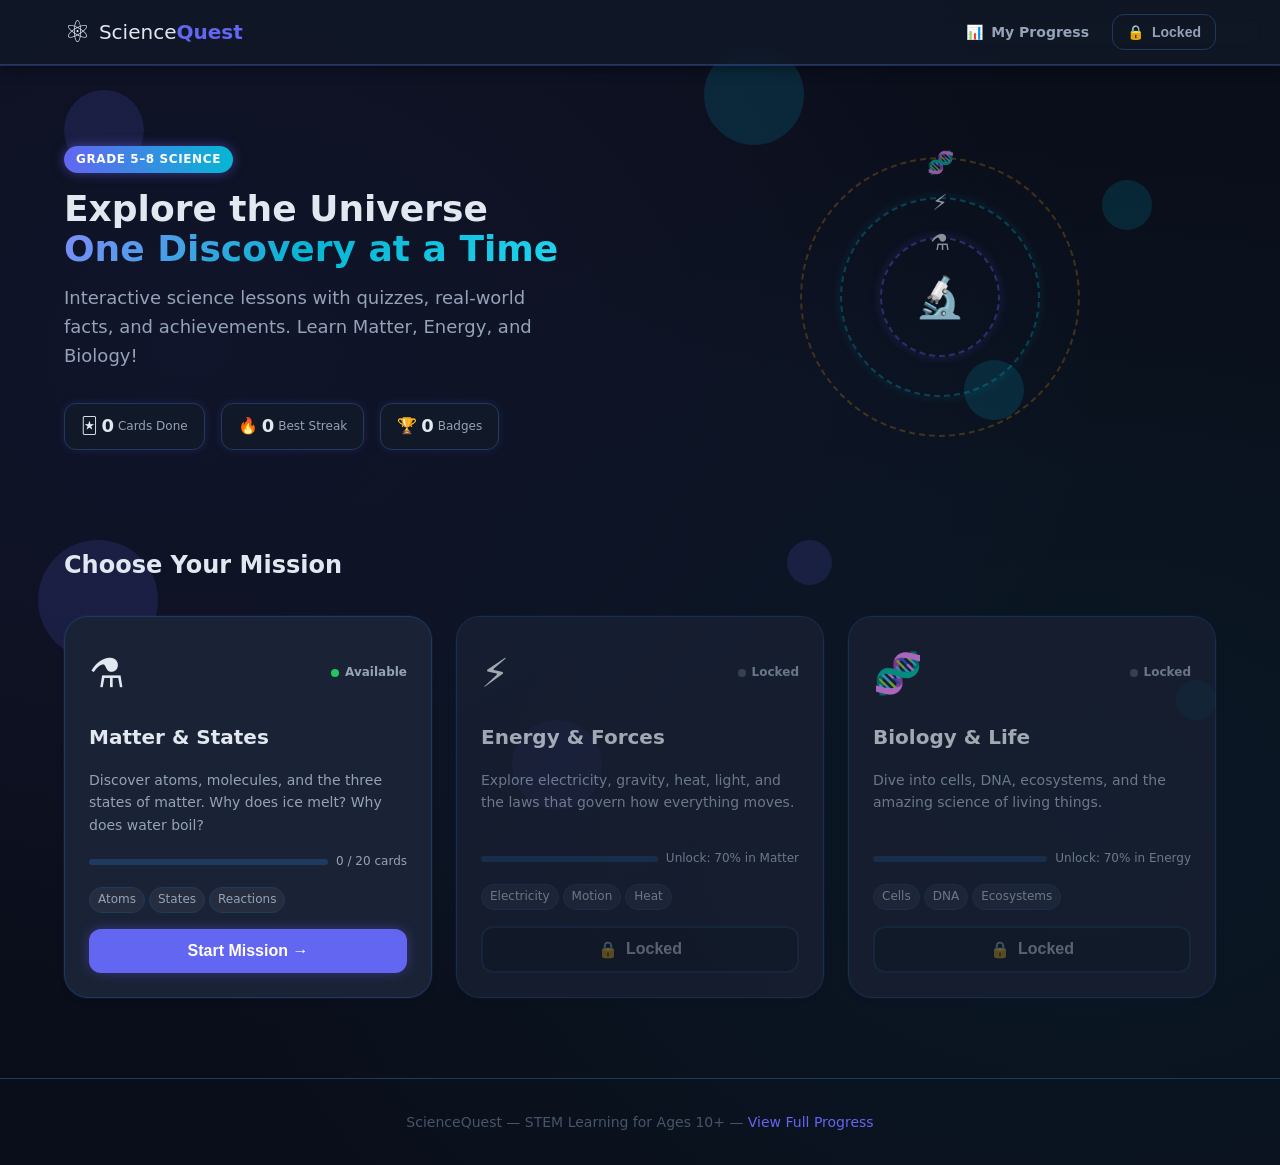
<file: index.html>
<!DOCTYPE html>
<html lang="en" data-theme="scifi">
<head>
  <meta charset="UTF-8" />
  <meta name="viewport" content="width=device-width, initial-scale=1.0" />
  <title>ScienceQuest - STEM Learning Platform</title>
  <link rel="stylesheet" href="css/main.css" />
  <link rel="stylesheet" href="css/animations.css" />
  <link rel="stylesheet" href="css/themes/scifi.css" />
</head>
<body class="home-page">

  <!-- Background particles -->
  <div class="bg-particles" aria-hidden="true">
    <div class="particle"></div><div class="particle"></div><div class="particle"></div>
    <div class="particle"></div><div class="particle"></div><div class="particle"></div>
    <div class="particle"></div><div class="particle"></div><div class="particle"></div>
  </div>

  <header class="site-header">
    <div class="header-inner">
      <div class="logo">
        <span class="logo-icon">⚛️</span>
        <span class="logo-text">Science<strong>Quest</strong></span>
      </div>
      <nav class="header-nav">
        <a href="progress.html" class="btn btn--ghost btn--sm">
          <span>📊</span> My Progress
        </a>
        <button class="btn btn--ghost btn--sm" id="lockToggle" title="Toggle section locking">
          <span id="lockIcon">🔒</span>
          <span id="lockLabel">Locked</span>
        </button>
      </nav>
    </div>
  </header>

  <main class="home-main">
    <!-- Hero -->
    <section class="hero">
      <div class="hero-content">
        <div class="hero-badge">Grade 5–8 Science</div>
        <h1 class="hero-title">Explore the Universe<br/><span class="gradient-text">One Discovery at a Time</span></h1>
        <p class="hero-subtitle">Interactive science lessons with quizzes, real-world facts, and achievements. Learn Matter, Energy, and Biology!</p>
        <div class="hero-stats">
          <div class="stat-chip" id="totalCards">
            <span class="stat-icon">🃏</span>
            <span class="stat-value" id="statCards">0</span>
            <span class="stat-label">Cards Done</span>
          </div>
          <div class="stat-chip" id="totalStreak">
            <span class="stat-icon">🔥</span>
            <span class="stat-value" id="statStreak">0</span>
            <span class="stat-label">Best Streak</span>
          </div>
          <div class="stat-chip" id="totalBadges">
            <span class="stat-icon">🏆</span>
            <span class="stat-value" id="statBadges">0</span>
            <span class="stat-label">Badges</span>
          </div>
        </div>
      </div>
      <div class="hero-visual" aria-hidden="true">
        <div class="orbit-ring ring-1">
          <div class="orbit-dot dot-matter">⚗️</div>
        </div>
        <div class="orbit-ring ring-2">
          <div class="orbit-dot dot-energy">⚡</div>
        </div>
        <div class="orbit-ring ring-3">
          <div class="orbit-dot dot-bio">🧬</div>
        </div>
        <div class="orbit-center">🔬</div>
      </div>
    </section>

    <!-- Topic Grid -->
    <section class="topics-section">
      <h2 class="section-title">Choose Your Mission</h2>
      <div class="topics-grid" id="topicsGrid">

        <!-- Matter -->
        <div class="topic-card" data-topic="science" data-subtopic="matter" id="topic-matter">
          <div class="topic-card__glow"></div>
          <div class="topic-card__header">
            <span class="topic-icon">⚗️</span>
            <div class="topic-status" id="status-matter">
              <span class="status-dot status-dot--active"></span>
              <span class="status-text">Available</span>
            </div>
          </div>
          <h3 class="topic-card__title">Matter & States</h3>
          <p class="topic-card__desc">Discover atoms, molecules, and the three states of matter. Why does ice melt? Why does water boil?</p>
          <div class="topic-card__progress" id="progress-matter">
            <div class="mini-progress-bar">
              <div class="mini-progress-bar__fill" style="width:0%"></div>
            </div>
            <span class="progress-text">0 / 20 cards</span>
          </div>
          <div class="topic-card__tags">
            <span class="tag">Atoms</span>
            <span class="tag">States</span>
            <span class="tag">Reactions</span>
          </div>
          <button class="btn btn--primary topic-start-btn" data-topic="science" data-subtopic="matter">
            Start Mission <span>→</span>
          </button>
        </div>

        <!-- Energy -->
        <div class="topic-card topic-card--locked" data-topic="science" data-subtopic="energy" id="topic-energy">
          <div class="topic-card__glow"></div>
          <div class="topic-card__header">
            <span class="topic-icon">⚡</span>
            <div class="topic-status" id="status-energy">
              <span class="status-dot status-dot--locked"></span>
              <span class="status-text">Locked</span>
            </div>
          </div>
          <h3 class="topic-card__title">Energy & Forces</h3>
          <p class="topic-card__desc">Explore electricity, gravity, heat, light, and the laws that govern how everything moves.</p>
          <div class="topic-card__progress" id="progress-energy">
            <div class="mini-progress-bar">
              <div class="mini-progress-bar__fill" style="width:0%"></div>
            </div>
            <span class="progress-text">Unlock: 70% in Matter</span>
          </div>
          <div class="topic-card__tags">
            <span class="tag">Electricity</span>
            <span class="tag">Motion</span>
            <span class="tag">Heat</span>
          </div>
          <button class="btn btn--secondary topic-start-btn" data-topic="science" data-subtopic="energy" disabled>
            <span>🔒</span> Locked
          </button>
        </div>

        <!-- Biology -->
        <div class="topic-card topic-card--locked" data-topic="science" data-subtopic="biology" id="topic-biology">
          <div class="topic-card__glow"></div>
          <div class="topic-card__header">
            <span class="topic-icon">🧬</span>
            <div class="topic-status" id="status-biology">
              <span class="status-dot status-dot--locked"></span>
              <span class="status-text">Locked</span>
            </div>
          </div>
          <h3 class="topic-card__title">Biology & Life</h3>
          <p class="topic-card__desc">Dive into cells, DNA, ecosystems, and the amazing science of living things.</p>
          <div class="topic-card__progress" id="progress-biology">
            <div class="mini-progress-bar">
              <div class="mini-progress-bar__fill" style="width:0%"></div>
            </div>
            <span class="progress-text">Unlock: 70% in Energy</span>
          </div>
          <div class="topic-card__tags">
            <span class="tag">Cells</span>
            <span class="tag">DNA</span>
            <span class="tag">Ecosystems</span>
          </div>
          <button class="btn btn--secondary topic-start-btn" data-topic="science" data-subtopic="biology" disabled>
            <span>🔒</span> Locked
          </button>
        </div>

      </div>
    </section>

    <!-- Recent achievements -->
    <section class="achievements-section" id="achievementsSection" style="display:none">
      <h2 class="section-title">Recent Badges</h2>
      <div class="badges-row" id="recentBadges"></div>
    </section>

  </main>

  <footer class="site-footer">
    <p>ScienceQuest &mdash; STEM Learning for Ages 10+ &mdash; <a href="progress.html">View Full Progress</a></p>
  </footer>

  <script src="js/utils.js"></script>
  <script src="js/storage.js"></script>
  <script src="js/achievements.js"></script>
  <script src="js/app-home.js"></script>
</body>
</html>
</file>
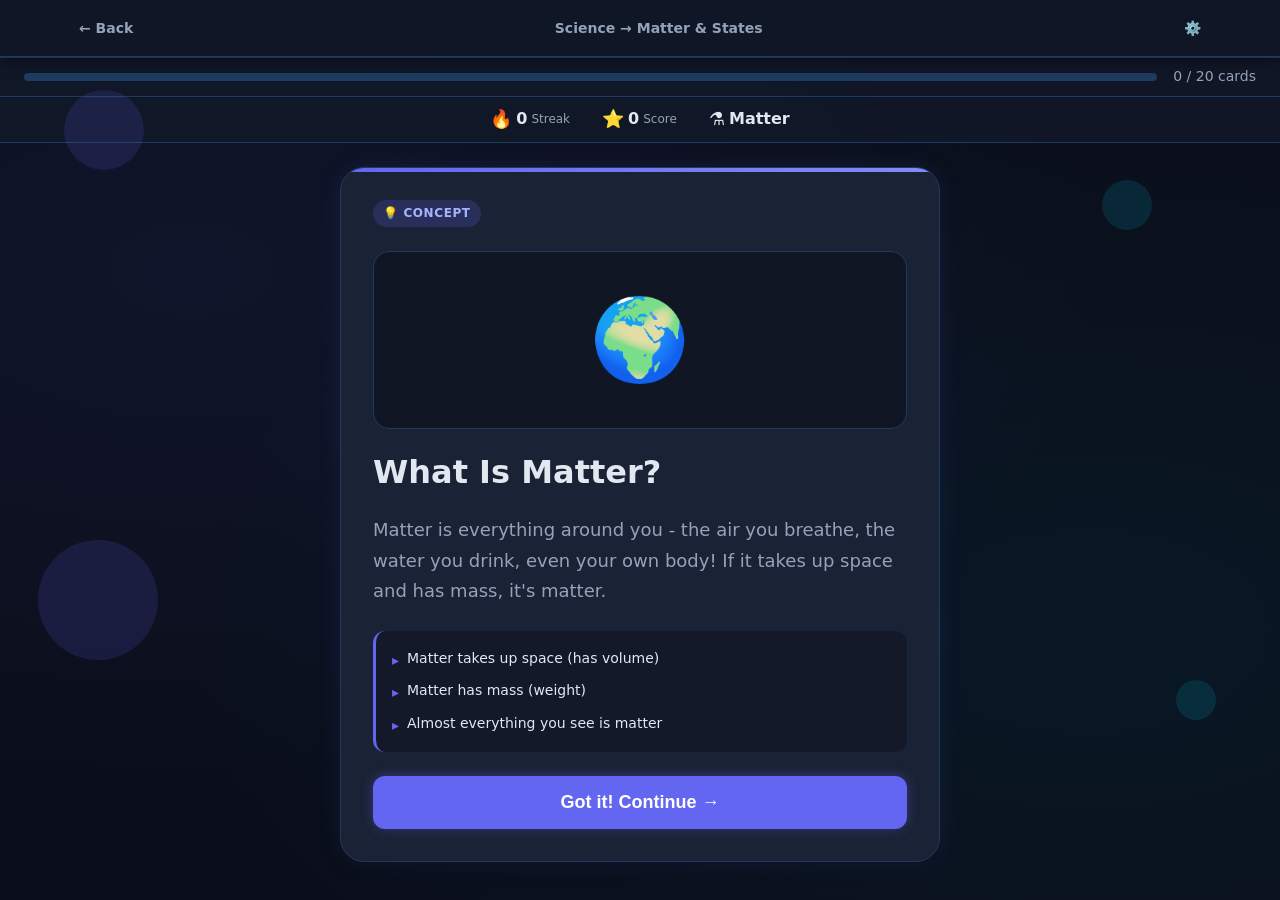
<file: learn.html>
<!DOCTYPE html>
<html lang="en" data-theme="scifi">
<head>
  <meta charset="UTF-8" />
  <meta name="viewport" content="width=device-width, initial-scale=1.0" />
  <title>Learning - ScienceQuest</title>
  <link rel="stylesheet" href="css/main.css" />
  <link rel="stylesheet" href="css/cards.css" />
  <link rel="stylesheet" href="css/animations.css" />
  <link rel="stylesheet" href="css/themes/scifi.css" />
</head>
<body class="learn-page">

  <div class="bg-particles" aria-hidden="true">
    <div class="particle"></div><div class="particle"></div><div class="particle"></div>
    <div class="particle"></div><div class="particle"></div>
  </div>

  <!-- Header -->
  <header class="learn-header">
    <div class="header-inner">
      <a href="index.html" class="btn btn--ghost btn--sm back-btn" aria-label="Back to home">
        ← Back
      </a>
      <div class="learn-topic-info">
        <span class="topic-breadcrumb" id="topicBreadcrumb">Science → Matter</span>
      </div>
      <div class="header-actions">
        <button class="btn btn--ghost btn--sm" id="settingsBtn" aria-label="Settings">⚙️</button>
      </div>
    </div>
  </header>

  <!-- Session progress bar -->
  <div class="session-progress" role="progressbar" aria-label="Session progress">
    <div class="session-progress__track">
      <div class="session-progress__fill" id="sessionProgressFill" style="width:0%"></div>
    </div>
    <span class="session-progress__label" id="sessionProgressLabel">0 / 20 cards</span>
  </div>

  <!-- Gamification bar -->
  <div class="gamification-bar">
    <div class="gam-item streak-display">
      <span class="gam-icon">🔥</span>
      <span class="gam-value" id="streakCount">0</span>
      <span class="gam-label">Streak</span>
    </div>
    <div class="gam-item score-display">
      <span class="gam-icon">⭐</span>
      <span class="gam-value" id="scoreCount">0</span>
      <span class="gam-label">Score</span>
    </div>
    <div class="gam-item">
      <span class="gam-icon" id="subtopicIcon">⚗️</span>
      <span class="gam-value" id="subtopicName">Matter</span>
    </div>
  </div>

  <!-- Main card area -->
  <main class="card-stage" id="cardStage" role="main">
    <!-- Cards are rendered here by JavaScript -->
    <div class="card-loading" id="cardLoading">
      <div class="loading-spinner"></div>
      <p>Loading your mission...</p>
    </div>
  </main>

  <!-- Achievement popup -->
  <div class="achievement-popup" id="achievementPopup" role="alert" aria-live="assertive" hidden>
    <div class="achievement-popup__inner">
      <div class="achievement-popup__icon" id="achIcon">🏆</div>
      <div class="achievement-popup__text">
        <div class="achievement-popup__name" id="achName">Achievement Unlocked!</div>
        <div class="achievement-popup__desc" id="achDesc">First Steps!</div>
      </div>
    </div>
  </div>

  <!-- Settings panel -->
  <div class="settings-panel" id="settingsPanel" hidden role="dialog" aria-label="Settings">
    <div class="settings-panel__overlay" id="settingsOverlay"></div>
    <div class="settings-panel__content">
      <div class="settings-panel__header">
        <h2>Settings</h2>
        <button class="btn btn--ghost btn--sm" id="closeSettings" aria-label="Close settings">✕</button>
      </div>
      <div class="settings-panel__body">
        <label class="setting-toggle">
          <span>Sound Effects</span>
          <input type="checkbox" id="soundToggle" role="switch" />
          <span class="toggle-track"></span>
        </label>
        <label class="setting-toggle">
          <span>Animations</span>
          <input type="checkbox" id="animToggle" role="switch" checked />
          <span class="toggle-track"></span>
        </label>
        <button class="btn btn--danger btn--sm" id="resetProgress">Reset Progress</button>
      </div>
    </div>
  </div>

  <!-- Session complete screen -->
  <div class="session-complete" id="sessionComplete" hidden>
    <div class="session-complete__inner">
      <div class="session-complete__fireworks" aria-hidden="true"></div>
      <h1 class="session-complete__title">Mission Complete!</h1>
      <div class="session-complete__stats">
        <div class="complete-stat">
          <span class="complete-stat__val" id="finalScore">0</span>
          <span class="complete-stat__label">Total Score</span>
        </div>
        <div class="complete-stat">
          <span class="complete-stat__val" id="finalCorrect">0/0</span>
          <span class="complete-stat__label">Correct</span>
        </div>
        <div class="complete-stat">
          <span class="complete-stat__val" id="finalStreak">0</span>
          <span class="complete-stat__label">Best Streak</span>
        </div>
      </div>
      <div class="complete-badges" id="completeBadges"></div>
      <div class="complete-actions">
        <a href="index.html" class="btn btn--primary">Back to Missions</a>
        <a href="progress.html" class="btn btn--secondary">View Progress</a>
        <button class="btn btn--ghost" id="replayBtn">Play Again</button>
      </div>
    </div>
  </div>

  <script src="js/utils.js"></script>
  <script src="js/storage.js"></script>
  <script src="js/facts.js"></script>
  <script src="js/achievements.js"></script>
  <script src="js/progress.js"></script>
  <script src="js/cards.js"></script>
  <script src="js/app.js"></script>
</body>
</html>
</file>
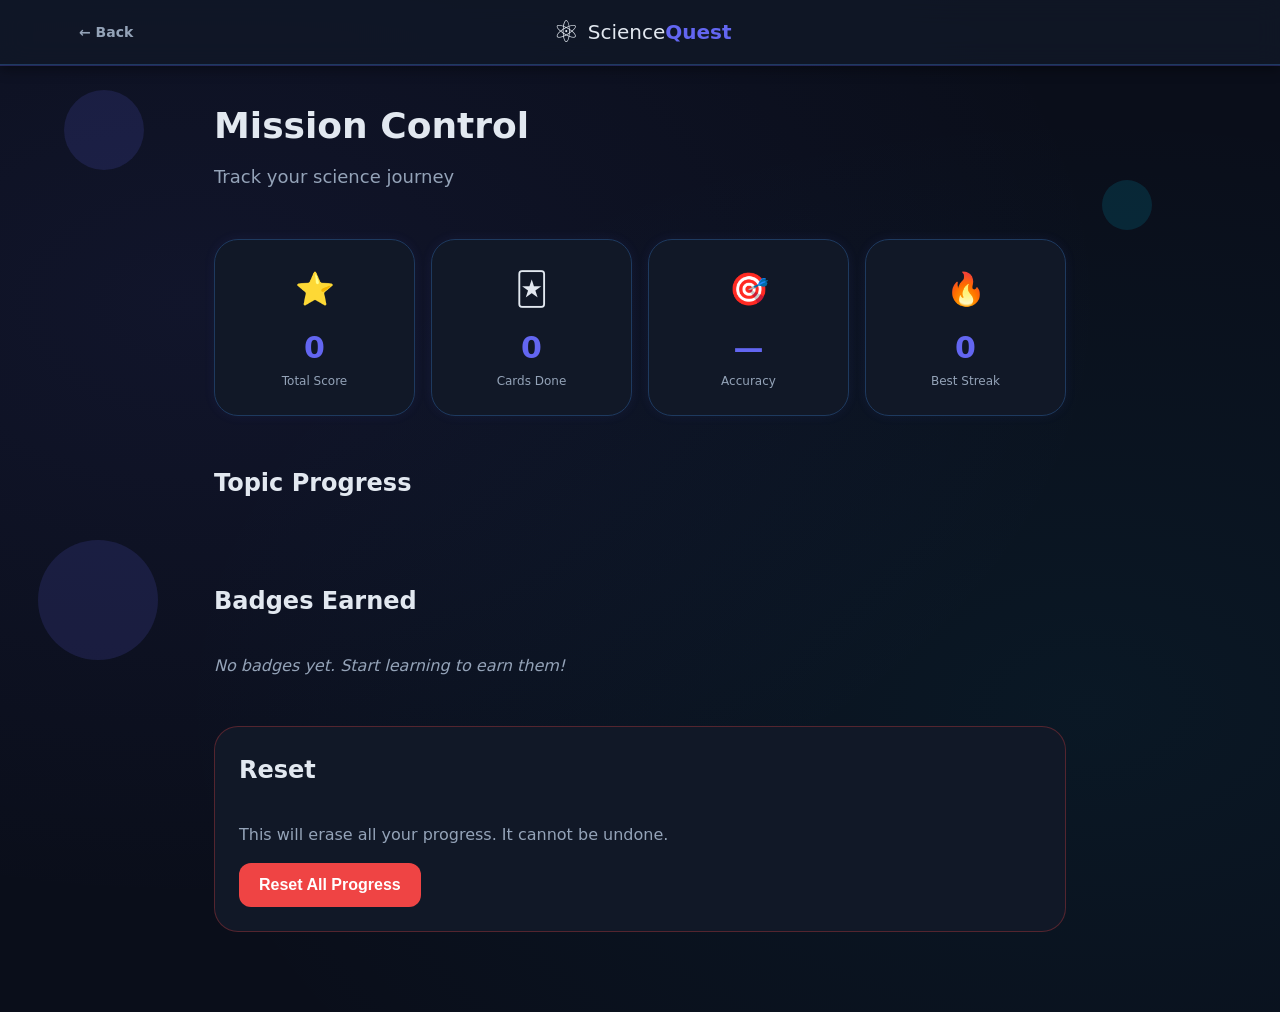
<file: progress.html>
<!DOCTYPE html>
<html lang="en" data-theme="scifi">
<head>
  <meta charset="UTF-8" />
  <meta name="viewport" content="width=device-width, initial-scale=1.0" />
  <title>My Progress - ScienceQuest</title>
  <link rel="stylesheet" href="css/main.css" />
  <link rel="stylesheet" href="css/animations.css" />
  <link rel="stylesheet" href="css/themes/scifi.css" />
</head>
<body class="progress-page">

  <div class="bg-particles" aria-hidden="true">
    <div class="particle"></div><div class="particle"></div><div class="particle"></div>
  </div>

  <header class="site-header">
    <div class="header-inner">
      <a href="index.html" class="btn btn--ghost btn--sm back-btn">← Back</a>
      <div class="logo">
        <span class="logo-icon">⚛️</span>
        <span class="logo-text">Science<strong>Quest</strong></span>
      </div>
      <div style="width:80px"></div>
    </div>
  </header>

  <main class="progress-main">
    <h1 class="page-title">Mission Control</h1>
    <p class="page-subtitle">Track your science journey</p>

    <!-- Overview cards -->
    <section class="overview-grid">
      <div class="overview-card">
        <div class="overview-card__icon">⭐</div>
        <div class="overview-card__value" id="ovTotalScore">0</div>
        <div class="overview-card__label">Total Score</div>
      </div>
      <div class="overview-card">
        <div class="overview-card__icon">🃏</div>
        <div class="overview-card__value" id="ovCardsCompleted">0</div>
        <div class="overview-card__label">Cards Done</div>
      </div>
      <div class="overview-card">
        <div class="overview-card__icon">🎯</div>
        <div class="overview-card__value" id="ovAccuracy">—</div>
        <div class="overview-card__label">Accuracy</div>
      </div>
      <div class="overview-card">
        <div class="overview-card__icon">🔥</div>
        <div class="overview-card__value" id="ovBestStreak">0</div>
        <div class="overview-card__label">Best Streak</div>
      </div>
    </section>

    <!-- Topic progress -->
    <section class="topic-progress-section">
      <h2 class="section-title">Topic Progress</h2>
      <div class="topic-progress-list" id="topicProgressList">
        <!-- Rendered by JS -->
      </div>
    </section>

    <!-- Badges -->
    <section class="badges-section">
      <h2 class="section-title">Badges Earned</h2>
      <div class="badges-grid" id="badgesGrid">
        <p class="empty-msg" id="noBadgesMsg">No badges yet. Start learning to earn them!</p>
      </div>
    </section>

    <!-- Danger zone -->
    <section class="danger-section">
      <h2 class="section-title">Reset</h2>
      <p>This will erase all your progress. It cannot be undone.</p>
      <button class="btn btn--danger" id="resetAllProgress">Reset All Progress</button>
    </section>
  </main>

  <script src="js/utils.js"></script>
  <script src="js/storage.js"></script>
  <script src="js/achievements.js"></script>
  <script src="js/app-progress.js"></script>
</body>
</html>
</file>
<file: css/main.css>
/* ===================================================
   SCIENCEQUEST - main.css
   Core styles, layout, typography, components
   =================================================== */

/* === CSS Variables (base) === */
:root {
  --color-primary: #6366f1;
  --color-primary-light: #818cf8;
  --color-primary-dark: #4f46e5;
  --color-secondary: #06b6d4;
  --color-accent: #f59e0b;
  --color-danger: #ef4444;

  --color-background: #f8fafc;
  --color-surface: #ffffff;
  --color-card: #ffffff;
  --color-border: #e2e8f0;

  --color-text: #1e293b;
  --color-text-light: #64748b;
  --color-text-muted: #94a3b8;

  --color-correct: #22c55e;
  --color-correct-bg: #dcfce7;
  --color-correct-border: #86efac;
  --color-incorrect: #f59e0b;
  --color-incorrect-bg: #fef3c7;
  --color-incorrect-border: #fcd34d;

  --spacing-xs: 4px;
  --spacing-sm: 8px;
  --spacing-md: 16px;
  --spacing-lg: 24px;
  --spacing-xl: 32px;
  --spacing-2xl: 48px;

  --radius-sm: 8px;
  --radius-md: 12px;
  --radius-lg: 16px;
  --radius-xl: 24px;
  --radius-full: 9999px;

  --shadow-sm: 0 1px 3px rgb(0 0 0 / 0.1);
  --shadow-card: 0 4px 6px -1px rgb(0 0 0 / 0.1), 0 2px 4px -2px rgb(0 0 0 / 0.1);
  --shadow-lg: 0 10px 15px -3px rgb(0 0 0 / 0.1), 0 4px 6px -4px rgb(0 0 0 / 0.1);
  --shadow-button: 0 2px 4px rgb(0 0 0 / 0.15);

  --font-size-xs: 12px;
  --font-size-sm: 14px;
  --font-size-base: 16px;
  --font-size-lg: 18px;
  --font-size-xl: 20px;
  --font-size-2xl: 24px;
  --font-size-3xl: 30px;
  --font-size-4xl: 36px;

  --font-title: 24px;
  --font-body: 16px;
  --card-padding: 16px;

  --transition-fast: 150ms ease;
  --transition-base: 250ms ease;
  --transition-slow: 400ms ease;
}

@media (min-width: 768px) {
  :root {
    --card-padding: 24px;
    --font-title: 28px;
    --font-body: 18px;
  }
}

@media (min-width: 1024px) {
  :root {
    --card-padding: 32px;
    --font-title: 32px;
    --font-body: 18px;
  }
}

/* === Reset === */
*, *::before, *::after {
  box-sizing: border-box;
  margin: 0;
  padding: 0;
}

/* Ensure [hidden] always hides elements even when a CSS rule sets display */
[hidden] {
  display: none !important;
}

html {
  scroll-behavior: smooth;
}

body {
  font-family: 'Segoe UI', system-ui, -apple-system, sans-serif;
  font-size: var(--font-size-base);
  line-height: 1.6;
  color: var(--color-text);
  background: var(--color-background);
  min-height: 100vh;
  overflow-x: hidden;
}

img {
  max-width: 100%;
  height: auto;
}

a {
  color: var(--color-primary);
  text-decoration: none;
}

a:hover {
  text-decoration: underline;
}

/* === Background particles === */
.bg-particles {
  position: fixed;
  inset: 0;
  pointer-events: none;
  z-index: 0;
  overflow: hidden;
}

.particle {
  position: absolute;
  border-radius: 50%;
  opacity: 0.15;
  animation: floatParticle var(--dur, 8s) var(--delay, 0s) infinite ease-in-out alternate;
}

.particle:nth-child(1) { width: 80px; height: 80px; top: 10%; left: 5%; --dur: 7s; }
.particle:nth-child(2) { width: 50px; height: 50px; top: 20%; right: 10%; --dur: 9s; --delay: -2s; }
.particle:nth-child(3) { width: 120px; height: 120px; top: 60%; left: 3%; --dur: 11s; --delay: -4s; }
.particle:nth-child(4) { width: 40px; height: 40px; bottom: 20%; right: 5%; --dur: 6s; --delay: -1s; }
.particle:nth-child(5) { width: 90px; height: 90px; bottom: 10%; left: 40%; --dur: 8s; --delay: -3s; }
.particle:nth-child(6) { width: 60px; height: 60px; top: 40%; right: 20%; --dur: 10s; --delay: -5s; }
.particle:nth-child(7) { width: 30px; height: 30px; top: 75%; left: 25%; --dur: 7s; --delay: -2s; }
.particle:nth-child(8) { width: 100px; height: 100px; top: 5%; left: 55%; --dur: 12s; --delay: -6s; }
.particle:nth-child(9) { width: 45px; height: 45px; bottom: 35%; right: 35%; --dur: 9s; --delay: -4s; }

/* === Buttons === */
.btn {
  display: inline-flex;
  align-items: center;
  gap: var(--spacing-sm);
  padding: 12px 20px;
  border: none;
  border-radius: var(--radius-md);
  font-size: var(--font-size-base);
  font-weight: 600;
  cursor: pointer;
  text-decoration: none;
  transition: all var(--transition-base);
  white-space: nowrap;
  min-height: 44px;
  min-width: 44px;
  justify-content: center;
}

.btn:focus-visible {
  outline: 3px solid var(--color-primary);
  outline-offset: 2px;
}

.btn--primary {
  background: var(--color-primary);
  color: white;
  box-shadow: var(--shadow-button);
}

.btn--primary:hover {
  background: var(--color-primary-dark);
  transform: translateY(-1px);
  box-shadow: var(--shadow-lg);
  text-decoration: none;
  color: white;
}

.btn--primary:active {
  transform: translateY(0);
}

.btn--secondary {
  background: var(--color-surface);
  color: var(--color-text);
  border: 2px solid var(--color-border);
}

.btn--secondary:hover:not(:disabled) {
  border-color: var(--color-primary);
  color: var(--color-primary);
  text-decoration: none;
}

.btn--ghost {
  background: transparent;
  color: var(--color-text-light);
  border: 1px solid transparent;
}

.btn--ghost:hover {
  background: var(--color-border);
  color: var(--color-text);
  text-decoration: none;
}

.btn--danger {
  background: var(--color-danger);
  color: white;
}

.btn--danger:hover {
  opacity: 0.9;
  text-decoration: none;
  color: white;
}

.btn--sm {
  padding: 8px 14px;
  font-size: var(--font-size-sm);
  min-height: 36px;
}

.btn--lg {
  padding: 16px 28px;
  font-size: var(--font-size-lg);
}

.btn:disabled {
  opacity: 0.5;
  cursor: not-allowed;
  pointer-events: none;
}

/* === Header === */
.site-header, .learn-header {
  position: sticky;
  top: 0;
  z-index: 100;
  background: var(--color-surface);
  border-bottom: 1px solid var(--color-border);
  backdrop-filter: blur(12px);
}

.header-inner {
  display: flex;
  align-items: center;
  justify-content: space-between;
  padding: var(--spacing-sm) var(--spacing-lg);
  max-width: 1200px;
  margin: 0 auto;
  gap: var(--spacing-md);
}

.logo {
  display: flex;
  align-items: center;
  gap: var(--spacing-sm);
  font-size: var(--font-size-xl);
  color: var(--color-text);
  text-decoration: none;
}

.logo-icon { font-size: 1.5em; }
.logo-text strong { color: var(--color-primary); }

.header-nav {
  display: flex;
  align-items: center;
  gap: var(--spacing-sm);
}

/* === Session progress bar === */
.session-progress {
  display: flex;
  align-items: center;
  gap: var(--spacing-md);
  padding: var(--spacing-sm) var(--spacing-lg);
  background: var(--color-surface);
  border-bottom: 1px solid var(--color-border);
}

.session-progress__track {
  flex: 1;
  height: 8px;
  background: var(--color-border);
  border-radius: var(--radius-full);
  overflow: hidden;
}

.session-progress__fill {
  height: 100%;
  background: linear-gradient(90deg, var(--color-primary), var(--color-secondary));
  border-radius: var(--radius-full);
  transition: width var(--transition-slow);
}

.session-progress__label {
  font-size: var(--font-size-sm);
  color: var(--color-text-light);
  white-space: nowrap;
  min-width: 80px;
  text-align: right;
}

/* === Gamification bar === */
.gamification-bar {
  display: flex;
  align-items: center;
  justify-content: center;
  gap: var(--spacing-xl);
  padding: var(--spacing-sm) var(--spacing-lg);
  background: var(--color-surface);
  border-bottom: 1px solid var(--color-border);
}

.gam-item {
  display: flex;
  align-items: center;
  gap: var(--spacing-xs);
}

.gam-icon { font-size: var(--font-size-lg); }
.gam-value { font-weight: 700; font-size: var(--font-size-base); }
.gam-label { font-size: var(--font-size-xs); color: var(--color-text-light); }

/* === Hero section === */
.home-main {
  position: relative;
  z-index: 1;
  max-width: 1200px;
  margin: 0 auto;
  padding: var(--spacing-xl) var(--spacing-lg);
}

.hero {
  display: grid;
  grid-template-columns: 1fr;
  gap: var(--spacing-2xl);
  align-items: center;
  padding: var(--spacing-2xl) 0;
}

@media (min-width: 768px) {
  .hero {
    grid-template-columns: 1fr 1fr;
  }
}

.hero-badge {
  display: inline-block;
  padding: 4px 12px;
  background: var(--color-primary);
  color: white;
  border-radius: var(--radius-full);
  font-size: var(--font-size-xs);
  font-weight: 700;
  letter-spacing: 0.05em;
  text-transform: uppercase;
  margin-bottom: var(--spacing-md);
}

.hero-title {
  font-size: var(--font-size-4xl);
  font-weight: 800;
  line-height: 1.1;
  margin-bottom: var(--spacing-md);
}

.gradient-text {
  background: linear-gradient(135deg, var(--color-primary), var(--color-secondary));
  -webkit-background-clip: text;
  -webkit-text-fill-color: transparent;
  background-clip: text;
}

.hero-subtitle {
  font-size: var(--font-size-lg);
  color: var(--color-text-light);
  margin-bottom: var(--spacing-xl);
  max-width: 480px;
}

.hero-stats {
  display: flex;
  gap: var(--spacing-md);
  flex-wrap: wrap;
}

.stat-chip {
  display: flex;
  align-items: center;
  gap: var(--spacing-xs);
  padding: var(--spacing-sm) var(--spacing-md);
  background: var(--color-surface);
  border: 1px solid var(--color-border);
  border-radius: var(--radius-md);
  box-shadow: var(--shadow-sm);
}

.stat-value { font-weight: 700; font-size: var(--font-size-lg); }
.stat-label { font-size: var(--font-size-xs); color: var(--color-text-light); }

/* === Orbit hero visual === */
.hero-visual {
  display: flex;
  align-items: center;
  justify-content: center;
  position: relative;
  height: 280px;
}

.orbit-ring {
  position: absolute;
  border: 2px dashed;
  border-radius: 50%;
  animation: orbitSpin linear infinite;
  opacity: 0.6;
}

.ring-1 { width: 120px; height: 120px; border-color: var(--color-primary); animation-duration: 4s; }
.ring-2 { width: 200px; height: 200px; border-color: var(--color-secondary); animation-duration: 7s; }
.ring-3 { width: 280px; height: 280px; border-color: var(--color-accent); animation-duration: 11s; }

.orbit-dot {
  position: absolute;
  top: -14px;
  left: 50%;
  transform: translateX(-50%);
  font-size: 22px;
}

.orbit-center {
  font-size: 40px;
  z-index: 1;
  animation: pulse 2s ease-in-out infinite;
}

/* === Topics grid === */
.topics-section {
  padding: var(--spacing-2xl) 0;
}

.section-title {
  font-size: var(--font-size-2xl);
  font-weight: 700;
  margin-bottom: var(--spacing-xl);
  color: var(--color-text);
}

.topics-grid {
  display: grid;
  grid-template-columns: 1fr;
  gap: var(--spacing-lg);
}

@media (min-width: 640px) {
  .topics-grid {
    grid-template-columns: repeat(2, 1fr);
  }
}

@media (min-width: 1024px) {
  .topics-grid {
    grid-template-columns: repeat(3, 1fr);
  }
}

.topic-card {
  position: relative;
  background: var(--color-card);
  border: 1px solid var(--color-border);
  border-radius: var(--radius-xl);
  padding: var(--spacing-lg);
  transition: all var(--transition-base);
  overflow: hidden;
  display: flex;
  flex-direction: column;
  gap: var(--spacing-md);
}

.topic-card:not(.topic-card--locked):hover {
  transform: translateY(-4px);
  box-shadow: var(--shadow-lg);
  border-color: var(--color-primary);
}

.topic-card--locked {
  opacity: 0.7;
}

.topic-card__glow {
  position: absolute;
  top: -50%;
  right: -50%;
  width: 200px;
  height: 200px;
  border-radius: 50%;
  background: var(--color-primary);
  opacity: 0.03;
  pointer-events: none;
}

.topic-card__header {
  display: flex;
  align-items: center;
  justify-content: space-between;
}

.topic-icon { font-size: 2.5em; }

.topic-status {
  display: flex;
  align-items: center;
  gap: 6px;
  font-size: var(--font-size-xs);
  color: var(--color-text-light);
  font-weight: 600;
}

.status-dot {
  width: 8px;
  height: 8px;
  border-radius: 50%;
}

.status-dot--active { background: var(--color-correct); animation: pulse 2s infinite; }
.status-dot--locked { background: var(--color-text-muted); }
.status-dot--completed { background: var(--color-primary); }

.topic-card__title {
  font-size: var(--font-size-xl);
  font-weight: 700;
}

.topic-card__desc {
  font-size: var(--font-size-sm);
  color: var(--color-text-light);
  line-height: 1.6;
  flex: 1;
}

.topic-card__progress {
  display: flex;
  align-items: center;
  gap: var(--spacing-sm);
}

.mini-progress-bar {
  flex: 1;
  height: 6px;
  background: var(--color-border);
  border-radius: var(--radius-full);
  overflow: hidden;
}

.mini-progress-bar__fill {
  height: 100%;
  background: linear-gradient(90deg, var(--color-primary), var(--color-secondary));
  border-radius: var(--radius-full);
  transition: width var(--transition-slow);
}

.progress-text {
  font-size: var(--font-size-xs);
  color: var(--color-text-light);
  white-space: nowrap;
}

.topic-card__tags {
  display: flex;
  gap: var(--spacing-xs);
  flex-wrap: wrap;
}

.tag {
  padding: 2px 8px;
  background: var(--color-background);
  border: 1px solid var(--color-border);
  border-radius: var(--radius-full);
  font-size: var(--font-size-xs);
  color: var(--color-text-light);
}

.topic-start-btn {
  width: 100%;
  margin-top: auto;
}

/* === Achievements section === */
.achievements-section {
  padding: var(--spacing-2xl) 0;
}

.badges-row {
  display: flex;
  gap: var(--spacing-md);
  flex-wrap: wrap;
}

/* === Badges === */
.badge {
  display: flex;
  flex-direction: column;
  align-items: center;
  gap: var(--spacing-xs);
  padding: var(--spacing-md);
  background: var(--color-surface);
  border: 1px solid var(--color-border);
  border-radius: var(--radius-lg);
  text-align: center;
  min-width: 80px;
  box-shadow: var(--shadow-sm);
}

.badge__icon { font-size: 2em; }
.badge__name { font-size: var(--font-size-xs); font-weight: 600; }
.badge__desc { font-size: 10px; color: var(--color-text-light); }

.badge--earned {
  border-color: var(--color-accent);
  background: linear-gradient(135deg, var(--color-surface), #fef3c7);
}

.badge--locked {
  opacity: 0.4;
  filter: grayscale(1);
}

/* === Card stage (learn page) === */
.card-stage {
  position: relative;
  z-index: 1;
  display: flex;
  align-items: flex-start;
  justify-content: center;
  padding: var(--spacing-lg) var(--spacing-md);
  min-height: calc(100vh - 160px);
}

.card-loading {
  display: flex;
  flex-direction: column;
  align-items: center;
  justify-content: center;
  gap: var(--spacing-lg);
  color: var(--color-text-light);
  padding: var(--spacing-2xl);
}

.loading-spinner {
  width: 40px;
  height: 40px;
  border: 3px solid var(--color-border);
  border-top-color: var(--color-primary);
  border-radius: 50%;
  animation: spin 0.8s linear infinite;
}

/* === Achievement popup === */
.achievement-popup {
  position: fixed;
  top: var(--spacing-xl);
  right: var(--spacing-lg);
  z-index: 1000;
  background: var(--color-surface);
  border: 2px solid var(--color-accent);
  border-radius: var(--radius-xl);
  padding: var(--spacing-md) var(--spacing-lg);
  box-shadow: var(--shadow-lg);
  animation: slideInRight 0.4s ease, slideOutRight 0.4s ease 3s forwards;
  max-width: 300px;
}

.achievement-popup__inner {
  display: flex;
  align-items: center;
  gap: var(--spacing-md);
}

.achievement-popup__icon { font-size: 2em; }
.achievement-popup__name { font-weight: 700; font-size: var(--font-size-sm); }
.achievement-popup__desc { font-size: var(--font-size-xs); color: var(--color-text-light); }

/* === Settings panel === */
.settings-panel {
  position: fixed;
  inset: 0;
  z-index: 500;
  display: flex;
  align-items: flex-end;
  justify-content: center;
}

@media (min-width: 640px) {
  .settings-panel {
    align-items: center;
  }
}

.settings-panel__overlay {
  position: absolute;
  inset: 0;
  background: rgb(0 0 0 / 0.5);
  cursor: pointer;
}

.settings-panel__content {
  position: relative;
  z-index: 1;
  background: var(--color-surface);
  border-radius: var(--radius-xl) var(--radius-xl) 0 0;
  padding: var(--spacing-xl);
  width: 100%;
  max-width: 480px;
  box-shadow: var(--shadow-lg);
}

@media (min-width: 640px) {
  .settings-panel__content {
    border-radius: var(--radius-xl);
  }
}

.settings-panel__header {
  display: flex;
  align-items: center;
  justify-content: space-between;
  margin-bottom: var(--spacing-xl);
}

.settings-panel__header h2 { font-size: var(--font-size-xl); }

.settings-panel__body {
  display: flex;
  flex-direction: column;
  gap: var(--spacing-lg);
}

.setting-toggle {
  display: flex;
  align-items: center;
  justify-content: space-between;
  cursor: pointer;
  padding: var(--spacing-sm) 0;
}

.setting-toggle input[type="checkbox"] {
  position: absolute;
  opacity: 0;
  width: 0;
}

.toggle-track {
  position: relative;
  width: 44px;
  height: 24px;
  background: var(--color-border);
  border-radius: var(--radius-full);
  transition: background var(--transition-base);
}

.toggle-track::after {
  content: '';
  position: absolute;
  top: 2px;
  left: 2px;
  width: 20px;
  height: 20px;
  background: white;
  border-radius: 50%;
  transition: transform var(--transition-base);
  box-shadow: var(--shadow-sm);
}

.setting-toggle input:checked + .toggle-track {
  background: var(--color-primary);
}

.setting-toggle input:checked + .toggle-track::after {
  transform: translateX(20px);
}

/* === Session complete === */
.session-complete {
  position: fixed;
  inset: 0;
  z-index: 900;
  background: var(--color-background);
  display: flex;
  align-items: center;
  justify-content: center;
  padding: var(--spacing-lg);
  overflow-y: auto;
}

.session-complete__inner {
  text-align: center;
  max-width: 480px;
  width: 100%;
}

.session-complete__title {
  font-size: var(--font-size-4xl);
  font-weight: 800;
  margin-bottom: var(--spacing-xl);
}

.session-complete__stats {
  display: grid;
  grid-template-columns: repeat(3, 1fr);
  gap: var(--spacing-md);
  margin-bottom: var(--spacing-xl);
}

.complete-stat {
  background: var(--color-surface);
  border: 1px solid var(--color-border);
  border-radius: var(--radius-lg);
  padding: var(--spacing-md);
}

.complete-stat__val {
  display: block;
  font-size: var(--font-size-3xl);
  font-weight: 800;
  color: var(--color-primary);
}

.complete-stat__label {
  font-size: var(--font-size-xs);
  color: var(--color-text-light);
}

.complete-badges {
  display: flex;
  justify-content: center;
  gap: var(--spacing-md);
  flex-wrap: wrap;
  margin-bottom: var(--spacing-xl);
}

.complete-actions {
  display: flex;
  flex-direction: column;
  gap: var(--spacing-sm);
  align-items: center;
}

@media (min-width: 480px) {
  .complete-actions {
    flex-direction: row;
    justify-content: center;
  }
}

/* === Progress page === */
.progress-main {
  position: relative;
  z-index: 1;
  max-width: 900px;
  margin: 0 auto;
  padding: var(--spacing-xl) var(--spacing-lg);
}

.page-title {
  font-size: var(--font-size-4xl);
  font-weight: 800;
  margin-bottom: var(--spacing-sm);
}

.page-subtitle {
  font-size: var(--font-size-lg);
  color: var(--color-text-light);
  margin-bottom: var(--spacing-2xl);
}

.overview-grid {
  display: grid;
  grid-template-columns: repeat(2, 1fr);
  gap: var(--spacing-md);
  margin-bottom: var(--spacing-2xl);
}

@media (min-width: 640px) {
  .overview-grid {
    grid-template-columns: repeat(4, 1fr);
  }
}

.overview-card {
  background: var(--color-surface);
  border: 1px solid var(--color-border);
  border-radius: var(--radius-xl);
  padding: var(--spacing-lg);
  text-align: center;
  box-shadow: var(--shadow-sm);
}

.overview-card__icon { font-size: 2em; margin-bottom: var(--spacing-sm); }
.overview-card__value { font-size: var(--font-size-3xl); font-weight: 800; color: var(--color-primary); }
.overview-card__label { font-size: var(--font-size-xs); color: var(--color-text-light); }

.topic-progress-section, .badges-section, .danger-section {
  margin-bottom: var(--spacing-2xl);
}

.topic-progress-list {
  display: flex;
  flex-direction: column;
  gap: var(--spacing-md);
}

.topic-progress-item {
  background: var(--color-surface);
  border: 1px solid var(--color-border);
  border-radius: var(--radius-lg);
  padding: var(--spacing-lg);
  display: flex;
  flex-direction: column;
  gap: var(--spacing-sm);
}

.topic-progress-item__header {
  display: flex;
  align-items: center;
  justify-content: space-between;
}

.topic-progress-item__name {
  display: flex;
  align-items: center;
  gap: var(--spacing-sm);
  font-weight: 700;
}

.topic-progress-item__score {
  font-size: var(--font-size-sm);
  color: var(--color-text-light);
}

.topic-progress-bar {
  height: 10px;
  background: var(--color-border);
  border-radius: var(--radius-full);
  overflow: hidden;
}

.topic-progress-bar__fill {
  height: 100%;
  background: linear-gradient(90deg, var(--color-primary), var(--color-secondary));
  border-radius: var(--radius-full);
  transition: width 0.8s ease;
}

.badges-grid {
  display: grid;
  grid-template-columns: repeat(auto-fill, minmax(100px, 1fr));
  gap: var(--spacing-md);
}

.empty-msg {
  color: var(--color-text-light);
  font-style: italic;
  grid-column: 1 / -1;
}

.danger-section {
  background: var(--color-surface);
  border: 1px solid #fecaca;
  border-radius: var(--radius-xl);
  padding: var(--spacing-lg);
}

.danger-section p {
  color: var(--color-text-light);
  margin-bottom: var(--spacing-md);
}

/* === Footer === */
.site-footer {
  position: relative;
  z-index: 1;
  text-align: center;
  padding: var(--spacing-xl) var(--spacing-lg);
  font-size: var(--font-size-sm);
  color: var(--color-text-light);
  border-top: 1px solid var(--color-border);
}

/* === Learn header topic breadcrumb === */
.learn-topic-info {
  flex: 1;
  text-align: center;
}

.topic-breadcrumb {
  font-size: var(--font-size-sm);
  color: var(--color-text-light);
  font-weight: 600;
}

.back-btn {
  min-width: 80px;
}
</file>
<file: css/animations.css>
/* ===================================================
   SCIENCEQUEST - animations.css
   Keyframes and transition animations
   =================================================== */

@keyframes floatParticle {
  from { transform: translateY(0) rotate(0deg); }
  to { transform: translateY(-30px) rotate(180deg); }
}

@keyframes orbitSpin {
  from { transform: rotate(0deg); }
  to { transform: rotate(360deg); }
}

@keyframes pulse {
  0%, 100% { opacity: 1; transform: scale(1); }
  50% { opacity: 0.7; transform: scale(1.05); }
}

@keyframes spin {
  from { transform: rotate(0deg); }
  to { transform: rotate(360deg); }
}

@keyframes fadeIn {
  from { opacity: 0; }
  to { opacity: 1; }
}

@keyframes fadeInUp {
  from { opacity: 0; transform: translateY(12px); }
  to { opacity: 1; transform: translateY(0); }
}

@keyframes slideInRight {
  from { opacity: 0; transform: translateX(100px); }
  to { opacity: 1; transform: translateX(0); }
}

@keyframes slideOutRight {
  from { opacity: 1; transform: translateX(0); }
  to { opacity: 0; transform: translateX(100px); }
}

@keyframes cardSlideIn {
  from { opacity: 0; transform: translateX(60px) scale(0.96); }
  to { opacity: 1; transform: translateX(0) scale(1); }
}

@keyframes cardSlideOut {
  from { opacity: 1; transform: translateX(0) scale(1); }
  to { opacity: 0; transform: translateX(-60px) scale(0.96); }
}

@keyframes bounceIn {
  0% { transform: scale(0); opacity: 0; }
  60% { transform: scale(1.1); opacity: 1; }
  100% { transform: scale(1); }
}

@keyframes shimmer {
  0% { background-position: -200% center; }
  100% { background-position: 200% center; }
}

@keyframes firework {
  0% { transform: translate(0, 0) scale(1); opacity: 1; }
  100% { transform: translate(var(--fx, 30px), var(--fy, -60px)) scale(0); opacity: 0; }
}

@keyframes streakPop {
  0% { transform: scale(1); }
  50% { transform: scale(1.4); color: var(--color-accent); }
  100% { transform: scale(1); }
}

/* Utility animation classes */
.anim-bounce-in {
  animation: bounceIn 0.5s cubic-bezier(0.36, 0.07, 0.19, 0.97);
}

.anim-fade-in {
  animation: fadeIn 0.3s ease;
}

.anim-fade-in-up {
  animation: fadeInUp 0.4s ease;
}

.streak-pop {
  animation: streakPop 0.4s ease;
}

/* Fireworks for session complete */
.session-complete__fireworks {
  position: relative;
  height: 80px;
  margin-bottom: var(--spacing-lg);
}

.fw-particle {
  position: absolute;
  width: 8px;
  height: 8px;
  border-radius: 50%;
  top: 50%;
  left: 50%;
  animation: firework 0.8s ease-out forwards;
}

/* Reduced motion */
@media (prefers-reduced-motion: reduce) {
  *, *::before, *::after {
    animation-duration: 0.01ms !important;
    animation-iteration-count: 1 !important;
    transition-duration: 0.01ms !important;
  }
}
</file>
<file: css/themes/scifi.css>
/* ===================================================
   SCIENCEQUEST - themes/scifi.css
   Modern Sci-Fi theme: dark, electric blues, neons
   =================================================== */

[data-theme="scifi"] {
  /* Base colors */
  --color-primary: #6366f1;
  --color-primary-light: #818cf8;
  --color-primary-dark: #4f46e5;
  --color-secondary: #06b6d4;
  --color-accent: #f59e0b;
  --color-danger: #ef4444;

  /* Surfaces */
  --color-background: #0a0e1a;
  --color-surface: #111827;
  --color-card: #1a2235;
  --color-border: #1e3a5f;

  /* Text */
  --color-text: #e2e8f0;
  --color-text-light: #94a3b8;
  --color-text-muted: #475569;

  /* Feedback */
  --color-correct: #22c55e;
  --color-correct-bg: #052e16;
  --color-correct-border: #166534;
  --color-incorrect: #f59e0b;
  --color-incorrect-bg: #1c1200;
  --color-incorrect-border: #92400e;
}

/* Body glow background */
[data-theme="scifi"] body {
  background: var(--color-background);
  background-image:
    radial-gradient(ellipse at 15% 30%, rgba(99, 102, 241, 0.08) 0%, transparent 60%),
    radial-gradient(ellipse at 85% 70%, rgba(6, 182, 212, 0.06) 0%, transparent 60%);
}

/* Particles in sci-fi theme */
[data-theme="scifi"] .particle {
  background: var(--color-primary);
}

[data-theme="scifi"] .particle:nth-child(even) {
  background: var(--color-secondary);
}

/* Header glow */
[data-theme="scifi"] .site-header,
[data-theme="scifi"] .learn-header {
  background: rgba(17, 24, 39, 0.85);
  border-bottom-color: var(--color-border);
  box-shadow: 0 1px 0 rgba(99, 102, 241, 0.3), 0 4px 12px rgba(0,0,0,0.4);
}

[data-theme="scifi"] .session-progress,
[data-theme="scifi"] .gamification-bar {
  background: rgba(17, 24, 39, 0.9);
  border-bottom-color: var(--color-border);
}

/* Hero badge glow */
[data-theme="scifi"] .hero-badge {
  background: linear-gradient(90deg, var(--color-primary), var(--color-secondary));
  box-shadow: 0 0 12px rgba(99, 102, 241, 0.5);
}

/* Gradient text */
[data-theme="scifi"] .gradient-text {
  background: linear-gradient(135deg, #818cf8, #06b6d4, #22d3ee);
  -webkit-background-clip: text;
  -webkit-text-fill-color: transparent;
  background-clip: text;
}

/* Stat chips */
[data-theme="scifi"] .stat-chip {
  background: var(--color-surface);
  border-color: var(--color-border);
  box-shadow: 0 0 8px rgba(99, 102, 241, 0.15);
}

/* Orbit rings with glow */
[data-theme="scifi"] .ring-1 {
  border-color: rgba(99, 102, 241, 0.6);
  box-shadow: 0 0 12px rgba(99, 102, 241, 0.3);
}

[data-theme="scifi"] .ring-2 {
  border-color: rgba(6, 182, 212, 0.5);
  box-shadow: 0 0 12px rgba(6, 182, 212, 0.2);
}

[data-theme="scifi"] .ring-3 {
  border-color: rgba(245, 158, 11, 0.4);
}

/* Topic cards */
[data-theme="scifi"] .topic-card {
  background: var(--color-card);
  border-color: var(--color-border);
  box-shadow: 0 0 0 1px rgba(99,102,241,0.08), var(--shadow-card);
}

[data-theme="scifi"] .topic-card:not(.topic-card--locked):hover {
  border-color: var(--color-primary);
  box-shadow: 0 0 20px rgba(99, 102, 241, 0.25), var(--shadow-lg);
}

[data-theme="scifi"] .topic-card__glow {
  background: radial-gradient(circle, var(--color-primary) 0%, transparent 70%);
  opacity: 0.04;
}

/* Cards */
[data-theme="scifi"] .card {
  background: var(--color-card);
  border-color: var(--color-border);
  box-shadow: 0 0 24px rgba(99,102,241,0.1), var(--shadow-card);
}

[data-theme="scifi"] .card__visual {
  background: rgba(10, 14, 26, 0.6);
  border-color: var(--color-border);
}

[data-theme="scifi"] .card__keypoints {
  background: rgba(10, 14, 26, 0.4);
}

[data-theme="scifi"] .card--concept .card__label {
  background: rgba(99, 102, 241, 0.2);
  color: #a5b4fc;
}

[data-theme="scifi"] .card--practice .card__label {
  background: rgba(6, 182, 212, 0.2);
  color: #67e8f9;
}

[data-theme="scifi"] .card--fact .card__label {
  background: rgba(245, 158, 11, 0.2);
  color: #fcd34d;
}

/* Options */
[data-theme="scifi"] .option-btn,
[data-theme="scifi"] .tf-btn {
  background: rgba(10, 14, 26, 0.6);
  border-color: var(--color-border);
  color: var(--color-text);
}

[data-theme="scifi"] .option-btn:hover:not(:disabled) {
  background: rgba(99, 102, 241, 0.15);
  border-color: var(--color-primary);
}

[data-theme="scifi"] .option-btn.option--selected {
  background: rgba(99, 102, 241, 0.2);
  border-color: var(--color-primary);
}

[data-theme="scifi"] .option-btn.option--correct,
[data-theme="scifi"] .tf-btn.option--correct {
  background: rgba(34, 197, 94, 0.15);
  border-color: var(--color-correct);
  color: #86efac;
}

[data-theme="scifi"] .option-btn.option--incorrect,
[data-theme="scifi"] .tf-btn.option--incorrect {
  background: rgba(239, 68, 68, 0.15);
  border-color: var(--color-danger);
  color: #fca5a5;
}

/* Feedback banners dark */
[data-theme="scifi"] .feedback-banner--correct {
  background: rgba(34, 197, 94, 0.12);
  border-color: #166534;
  color: #86efac;
}

[data-theme="scifi"] .feedback-banner--incorrect {
  background: rgba(245, 158, 11, 0.12);
  border-color: #92400e;
  color: #fcd34d;
}

/* Hint */
[data-theme="scifi"] .hint-text {
  background: rgba(99, 102, 241, 0.15);
  color: #a5b4fc;
}

/* Fill blank input */
[data-theme="scifi"] .blank-input {
  background: rgba(10, 14, 26, 0.6);
  border-color: var(--color-border);
  color: var(--color-text);
}

[data-theme="scifi"] .blank-input:focus {
  border-color: var(--color-primary);
  box-shadow: 0 0 0 3px rgba(99,102,241,0.2);
}

/* Fact card */
[data-theme="scifi"] .card--fact {
  background: linear-gradient(135deg, var(--color-card), rgba(245, 158, 11, 0.04));
}

[data-theme="scifi"] .fact-fun-question {
  background: rgba(245, 158, 11, 0.08);
  border-color: rgba(245, 158, 11, 0.3);
}

[data-theme="scifi"] .fact-fun-question__label {
  color: #fcd34d;
}

[data-theme="scifi"] .fact-fun-input {
  background: rgba(10, 14, 26, 0.6);
  border-color: rgba(245, 158, 11, 0.4);
  color: var(--color-text);
}

[data-theme="scifi"] .fact-answer {
  color: #fcd34d;
}

/* Buttons in dark */
[data-theme="scifi"] .btn--secondary {
  background: var(--color-surface);
  border-color: var(--color-border);
  color: var(--color-text);
}

[data-theme="scifi"] .btn--ghost {
  color: var(--color-text-light);
}

[data-theme="scifi"] .btn--ghost:hover {
  background: rgba(255,255,255,0.08);
  color: var(--color-text);
}

/* Tags */
[data-theme="scifi"] .tag {
  background: rgba(255,255,255,0.05);
  border-color: var(--color-border);
  color: var(--color-text-light);
}

/* Overview cards */
[data-theme="scifi"] .overview-card {
  background: var(--color-surface);
  border-color: var(--color-border);
  box-shadow: 0 0 12px rgba(99,102,241,0.08);
}

/* Topic progress items */
[data-theme="scifi"] .topic-progress-item {
  background: var(--color-surface);
  border-color: var(--color-border);
}

/* Badge */
[data-theme="scifi"] .badge {
  background: var(--color-surface);
  border-color: var(--color-border);
}

[data-theme="scifi"] .badge--earned {
  border-color: var(--color-accent);
  background: linear-gradient(135deg, var(--color-surface), rgba(245,158,11,0.08));
  box-shadow: 0 0 12px rgba(245,158,11,0.2);
}

/* Achievement popup */
[data-theme="scifi"] .achievement-popup {
  background: var(--color-surface);
  border-color: var(--color-accent);
  box-shadow: 0 0 20px rgba(245,158,11,0.3), var(--shadow-lg);
}

/* Settings panel */
[data-theme="scifi"] .settings-panel__content {
  background: var(--color-surface);
  border: 1px solid var(--color-border);
}

/* Session complete */
[data-theme="scifi"] .session-complete {
  background: var(--color-background);
}

[data-theme="scifi"] .complete-stat {
  background: var(--color-surface);
  border-color: var(--color-border);
}

/* Footer */
[data-theme="scifi"] .site-footer {
  border-top-color: var(--color-border);
  color: var(--color-text-muted);
}

/* Lock toggle button */
[data-theme="scifi"] #lockToggle {
  border: 1px solid var(--color-border);
}

[data-theme="scifi"] #lockToggle:hover {
  border-color: var(--color-primary);
  color: var(--color-primary-light);
}

/* Keypoints border */
[data-theme="scifi"] .card__keypoints {
  border-left-color: var(--color-primary);
}

/* Danger section */
[data-theme="scifi"] .danger-section {
  background: var(--color-surface);
  border-color: rgba(239,68,68,0.3);
}

/* Neon glow on primary buttons */
[data-theme="scifi"] .btn--primary {
  background: var(--color-primary);
  box-shadow: 0 0 12px rgba(99,102,241,0.4), var(--shadow-button);
}

[data-theme="scifi"] .btn--primary:hover {
  box-shadow: 0 0 20px rgba(99,102,241,0.6), var(--shadow-lg);
}

/* Scrollbar */
[data-theme="scifi"] ::-webkit-scrollbar {
  width: 6px;
}

[data-theme="scifi"] ::-webkit-scrollbar-track {
  background: var(--color-background);
}

[data-theme="scifi"] ::-webkit-scrollbar-thumb {
  background: var(--color-border);
  border-radius: var(--radius-full);
}

[data-theme="scifi"] ::-webkit-scrollbar-thumb:hover {
  background: var(--color-primary);
}
</file>
<file: css/cards.css>
/* ===================================================
   SCIENCEQUEST - cards.css
   Card-specific styles for concept, practice, fact
   =================================================== */

/* === Base Card === */
.card {
  background: var(--color-card);
  border: 1px solid var(--color-border);
  border-radius: var(--radius-xl);
  padding: var(--card-padding);
  width: 100%;
  max-width: 600px;
  box-shadow: var(--shadow-card);
  display: flex;
  flex-direction: column;
  gap: var(--spacing-lg);
  position: relative;
  overflow: hidden;
}

/* Card type accent stripe */
.card::before {
  content: '';
  position: absolute;
  top: 0;
  left: 0;
  right: 0;
  height: 4px;
  border-radius: var(--radius-xl) var(--radius-xl) 0 0;
}

.card--concept::before { background: linear-gradient(90deg, var(--color-primary), var(--color-primary-light)); }
.card--practice::before { background: linear-gradient(90deg, var(--color-secondary), #67e8f9); }
.card--fact::before { background: linear-gradient(90deg, var(--color-accent), #fbbf24); }

/* === Card label === */
.card__label {
  display: inline-flex;
  align-items: center;
  gap: 6px;
  padding: 4px 10px;
  border-radius: var(--radius-full);
  font-size: var(--font-size-xs);
  font-weight: 700;
  letter-spacing: 0.05em;
  text-transform: uppercase;
  align-self: flex-start;
}

.card--concept .card__label {
  background: #ede9fe;
  color: #6d28d9;
}

.card--practice .card__label {
  background: #cffafe;
  color: #0e7490;
}

.card--fact .card__label {
  background: #fef3c7;
  color: #b45309;
}

/* === Visual area === */
.card__visual {
  background: var(--color-background);
  border-radius: var(--radius-lg);
  padding: var(--spacing-lg);
  display: flex;
  align-items: center;
  justify-content: center;
  font-size: 80px;
  min-height: 140px;
  text-align: center;
  border: 1px solid var(--color-border);
  overflow: hidden;
}

.card__visual img {
  max-height: 200px;
  object-fit: contain;
}

/* === Card text content === */
.card__title {
  font-size: var(--font-title);
  font-weight: 700;
  line-height: 1.2;
  color: var(--color-text);
}

.card__explanation {
  font-size: var(--font-body);
  line-height: 1.7;
  color: var(--color-text-light);
}

/* === Concept card key points === */
.card__keypoints {
  display: flex;
  flex-direction: column;
  gap: var(--spacing-sm);
  padding: var(--spacing-md);
  background: var(--color-background);
  border-radius: var(--radius-md);
  border-left: 3px solid var(--color-primary);
}

.keypoint {
  display: flex;
  align-items: flex-start;
  gap: var(--spacing-sm);
  font-size: var(--font-size-sm);
}

.keypoint::before {
  content: '▸';
  color: var(--color-primary);
  flex-shrink: 0;
  margin-top: 2px;
}

/* === Practice card question === */
.card__question {
  font-size: var(--font-size-xl);
  font-weight: 600;
  line-height: 1.4;
  color: var(--color-text);
}

/* === Multiple choice options === */
.card__options {
  display: grid;
  grid-template-columns: 1fr 1fr;
  gap: var(--spacing-sm);
}

.option-btn {
  display: flex;
  align-items: center;
  justify-content: center;
  padding: var(--spacing-md);
  background: var(--color-background);
  border: 2px solid var(--color-border);
  border-radius: var(--radius-md);
  font-size: var(--font-size-base);
  font-weight: 600;
  cursor: pointer;
  text-align: center;
  min-height: 52px;
  transition: all var(--transition-fast);
  color: var(--color-text);
  line-height: 1.3;
}

.option-btn:hover:not(:disabled) {
  border-color: var(--color-primary);
  background: #ede9fe;
  transform: translateY(-1px);
}

.option-btn.option--selected {
  border-color: var(--color-primary);
  background: #ede9fe;
  color: var(--color-primary-dark);
}

.option-btn.option--correct {
  border-color: var(--color-correct);
  background: var(--color-correct-bg);
  color: #166534;
}

.option-btn.option--incorrect {
  border-color: var(--color-danger);
  background: #fee2e2;
  color: #991b1b;
}

.option-btn:disabled {
  cursor: not-allowed;
}

/* === Fill blank === */
.fill-blank-area {
  display: flex;
  flex-direction: column;
  gap: var(--spacing-sm);
}

.fill-blank-question {
  font-size: var(--font-size-xl);
  font-weight: 600;
  line-height: 1.5;
}

.blank-input {
  padding: var(--spacing-md);
  border: 2px solid var(--color-border);
  border-radius: var(--radius-md);
  font-size: var(--font-size-lg);
  font-weight: 600;
  outline: none;
  transition: border-color var(--transition-fast);
  background: var(--color-surface);
  color: var(--color-text);
}

.blank-input:focus {
  border-color: var(--color-primary);
  box-shadow: 0 0 0 3px rgb(99 102 241 / 0.15);
}

.blank-input.input--correct {
  border-color: var(--color-correct);
  background: var(--color-correct-bg);
}

.blank-input.input--incorrect {
  border-color: var(--color-danger);
  background: #fee2e2;
}

/* === True/False === */
.true-false-options {
  display: grid;
  grid-template-columns: 1fr 1fr;
  gap: var(--spacing-md);
}

.tf-btn {
  padding: var(--spacing-lg);
  border: 2px solid var(--color-border);
  border-radius: var(--radius-lg);
  background: var(--color-background);
  font-size: var(--font-size-xl);
  font-weight: 700;
  cursor: pointer;
  transition: all var(--transition-fast);
  min-height: 64px;
  color: var(--color-text);
}

.tf-btn--true:hover:not(:disabled) {
  border-color: var(--color-correct);
  background: var(--color-correct-bg);
  color: #166534;
}

.tf-btn--false:hover:not(:disabled) {
  border-color: var(--color-danger);
  background: #fee2e2;
  color: #991b1b;
}

.tf-btn.option--correct {
  border-color: var(--color-correct);
  background: var(--color-correct-bg);
  color: #166534;
}

.tf-btn.option--incorrect {
  border-color: var(--color-danger);
  background: #fee2e2;
  color: #991b1b;
}

/* === Feedback banner === */
.feedback-banner {
  border-radius: var(--radius-md);
  padding: var(--spacing-md) var(--spacing-lg);
  font-weight: 600;
  display: flex;
  align-items: flex-start;
  gap: var(--spacing-md);
  animation: fadeInUp 0.3s ease;
}

.feedback-banner--correct {
  background: var(--color-correct-bg);
  border: 1px solid var(--color-correct-border);
  color: #166534;
}

.feedback-banner--incorrect {
  background: var(--color-incorrect-bg);
  border: 1px solid var(--color-incorrect-border);
  color: #92400e;
}

.feedback-banner__icon { font-size: 1.5em; flex-shrink: 0; }

.feedback-banner__text { flex: 1; }
.feedback-banner__headline { font-size: var(--font-size-lg); margin-bottom: 4px; }
.feedback-banner__detail { font-size: var(--font-size-sm); font-weight: 400; opacity: 0.9; }

/* === Hint area === */
.hint-area {
  display: flex;
  flex-direction: column;
  gap: var(--spacing-sm);
}

.hint-toggle {
  background: none;
  border: none;
  color: var(--color-primary);
  font-size: var(--font-size-sm);
  cursor: pointer;
  padding: 0;
  text-decoration: underline;
  text-align: left;
}

.hint-text {
  padding: var(--spacing-sm) var(--spacing-md);
  background: #ede9fe;
  border-radius: var(--radius-sm);
  font-size: var(--font-size-sm);
  color: #4c1d95;
  border-left: 3px solid var(--color-primary);
  animation: fadeIn 0.3s ease;
}

/* === Card actions === */
.card__actions {
  display: flex;
  flex-direction: column;
  gap: var(--spacing-sm);
}

.card__actions .btn {
  width: 100%;
}

/* === Fact card === */
.card--fact {
  background: linear-gradient(135deg, var(--color-card), var(--color-background));
}

.fact-hook {
  font-size: var(--font-size-2xl);
  font-weight: 800;
  color: var(--color-accent);
  text-align: center;
}

.fact-title {
  font-size: var(--font-size-xl);
  font-weight: 700;
  text-align: center;
}

.fact-text {
  font-size: var(--font-size-lg);
  line-height: 1.7;
  color: var(--color-text-light);
}

.fact-connection {
  display: flex;
  align-items: center;
  gap: var(--spacing-sm);
  padding: var(--spacing-sm) var(--spacing-md);
  background: var(--color-background);
  border-radius: var(--radius-md);
  font-size: var(--font-size-sm);
  color: var(--color-text-light);
  border: 1px solid var(--color-border);
}

.fact-connection::before { content: '🔗'; }

.fact-fun-question {
  padding: var(--spacing-md);
  background: #fef3c7;
  border-radius: var(--radius-md);
  border: 1px solid #fcd34d;
}

.fact-fun-question__label {
  font-size: var(--font-size-xs);
  font-weight: 700;
  text-transform: uppercase;
  color: #b45309;
  margin-bottom: var(--spacing-sm);
}

.fact-fun-question__text {
  font-size: var(--font-size-base);
  font-weight: 600;
  margin-bottom: var(--spacing-sm);
}

.fact-fun-input {
  width: 100%;
  padding: var(--spacing-sm) var(--spacing-md);
  border: 2px solid #fcd34d;
  border-radius: var(--radius-sm);
  font-size: var(--font-size-base);
  background: white;
  color: var(--color-text);
  outline: none;
}

.fact-fun-input:focus {
  border-color: var(--color-accent);
}

.fact-answer {
  margin-top: var(--spacing-sm);
  font-size: var(--font-size-sm);
  color: #92400e;
  font-weight: 600;
  display: none;
}

.fact-answer.show { display: block; }

/* === Topic break label (FACT BREAK overlay) === */
.fact-break-label {
  text-align: center;
  font-size: var(--font-size-xs);
  text-transform: uppercase;
  letter-spacing: 0.15em;
  font-weight: 700;
  color: var(--color-accent);
  padding: var(--spacing-xs) var(--spacing-md);
  background: #fef3c7;
  border-radius: var(--radius-full);
  margin-bottom: calc(-1 * var(--spacing-sm));
  align-self: center;
}

/* === Card entrance animation === */
.card-enter {
  animation: cardSlideIn 0.4s ease forwards;
}

.card-exit {
  animation: cardSlideOut 0.3s ease forwards;
}
</file>
